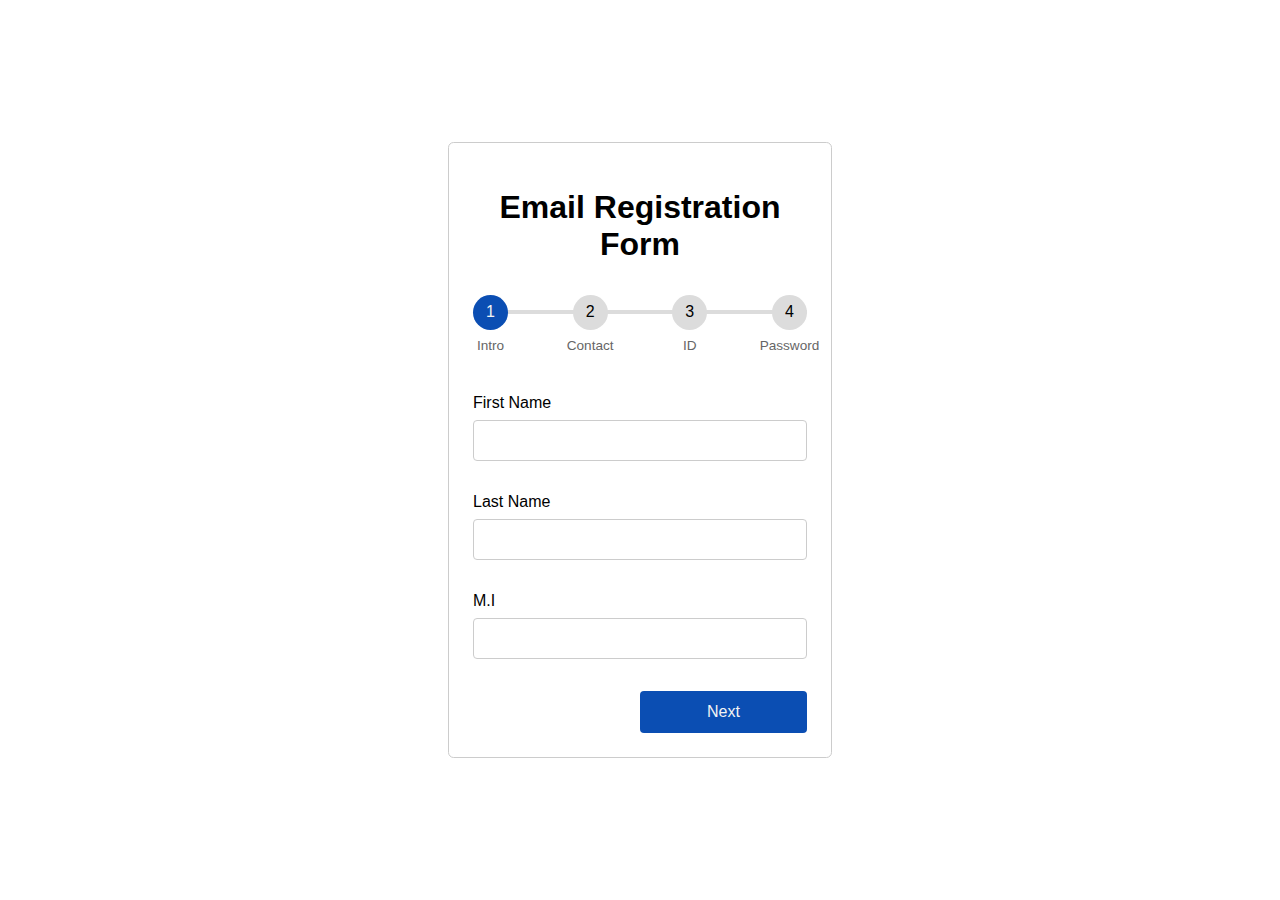
<file: index.html>
<!DOCTYPE html>
<html lang="en">
  <head>
    <meta charset="UTF-8" />
    <meta http-equiv="X-UA-Compatible" content="IE=edge" />
    <meta name="viewport" content="width=device-width, initial-scale=1.0" />
    <link rel="stylesheet" href="style.css" />
    <script src="script.js" defer></script>
    <title>Registraion Form</title>
  </head>
  <body>
    <form action="#" class="form">
      <h1 class="text-center">Email Registration Form</h1>
      <!-- Progress bar -->
      <div class="progressbar">
        <div class="progress" id="progress"></div>
        
        <div
          class="progress-step progress-step-active"
          data-title="Intro"
        ></div>
        <div class="progress-step" data-title="Contact"></div>
        <div class="progress-step" data-title="ID"></div>
        <div class="progress-step" data-title="Password"></div>
      </div>

      <!-- Steps -->
      <div class="form-step form-step-active">
        <div class="input-group">
          <label for="username">First Name</label>
          <input type="text" name="username" id="username" />
        </div>
        <div class="input-group">
            <label for="username">Last Name</label>
            <input type="text" name="username" id="username" />
          </div>
          <div class="input-group">
            <label for="username">M.I</label>
            <input type="text" name="username" id="username" />
          </div>
        
        <div class="">
          <a href="#" class="btn btn-next width-50 ml-auto">Next</a>
        </div>
      </div>
      <div class="form-step">
        <div class="input-group">
          <label for="phone">Phone</label>
          <input type="text" name="phone" id="phone" />
        </div>
        <div class="input-group">
          <label for="email">School Email</label>
          <input type="text" name="email" id="email" />
        </div>
        <div class="btns-group">
          <a href="#" class="btn btn-prev">Previous</a>
          <a href="#" class="btn btn-next">Next</a>
        </div>
      </div>
      <div class="form-step">
        <div class="input-group">
            <label for="position">Student Number</label>
            <input type="text" name="position" id="position" />
          </div>

        <div class="btns-group">
          <a href="#" class="btn btn-prev">Previous</a>
          <a href="#" class="btn btn-next">Next</a>
        </div>
      </div>
      <div class="form-step">
        <div class="input-group">
          <label for="password">Password</label>
          <input type="password" name="password" id="password" />
        </div>
        <div class="input-group">
          <label for="confirmPassword">Confirm Password</label>
          <input
            type="password"
            name="confirmPassword"
            id="confirmPassword"
          />
        </div>
        <div class="btns-group">
          <a href="#" class="btn btn-prev">Previous</a>
          <a href="tableschedule.html" class="btn btn-prev">Submit</a>
        </div>
      </div>
    </form>
  </body>
</html>
</file>
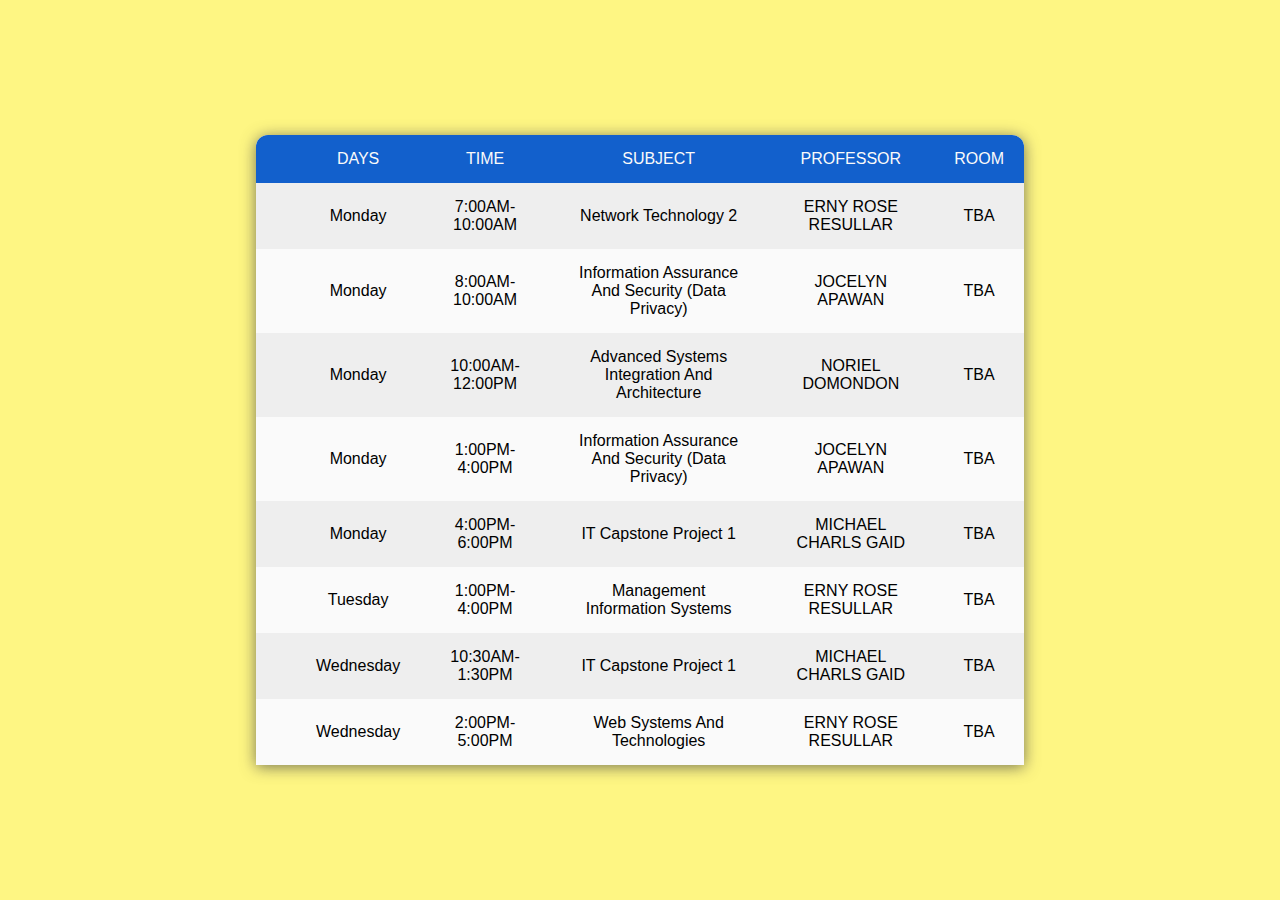
<file: tableschedule.html>
<!DOCTYPE html>
<html>
<head>
 <title>Schedule</title>
 <link rel="stylesheet" href="tstyle.css">
</head>

<body>
  <div class="filter">
 </div>
 <table >

 <tr>
 <th></th>
 <th>Days</th>
 <th>Time</th>
 <th>Subject</th>
 <th>Professor</th>
 <th>Room</th>
 </tr>


            <tr>
            <td></td>
            <td>Monday</td>
            <td>7:00AM-10:00AM</td>
            <td>Network Technology 2</td>
            <td>ERNY ROSE RESULLAR</td>
            <td>TBA</td>
            </tr>

            <tr>
            <td></td>
            <td>Monday</td>
            <td>8:00AM-10:00AM</td>
            <td>Information Assurance And Security (Data Privacy)</td>
            <td>JOCELYN APAWAN</td>
            <td>TBA</td>
            </tr>

            <tr>
            <td></td>
            <td>Monday</td>
            <td>10:00AM-12:00PM</td>
            <td>Advanced Systems Integration And Architecture</td>
            <td>NORIEL DOMONDON</td>
            <td>TBA</td>
            </tr>

            <tr>
            <td></td>
            <td>Monday</td>
            <td>1:00PM-4:00PM</td>
            <td>Information Assurance And Security (Data Privacy)</td>
            <td>JOCELYN APAWAN</td>
            <td>TBA</td>
            </tr>

            <tr>
            <td></td>
            <td>Monday</td>
            <td>4:00PM-6:00PM</td>
            <td>IT Capstone Project 1</td>
            <td>MICHAEL CHARLS GAID</td>
            <td>TBA</td>   
        
            <tr>
                <td></td>       
                <td>Tuesday</td>          
                <td>1:00PM-4:00PM</td>           
                <td>Management Information Systems</td>           
                <td>ERNY ROSE RESULLAR</td>           
                <td>TBA</td>     
              
            <tr>
                <td></td>           
                <td>Wednesday</td>            
                <td>10:30AM-1:30PM</td>          
                <td>IT Capstone Project 1</td>            
                <td>MICHAEL CHARLS GAID</td>            
                <td>TBA</td>                  
            <tr>
                <td></td>         
                <td>Wednesday</td>           
                <td>2:00PM-5:00PM</td>           
                <td>Web Systems And Technologies</td>           
                <td>ERNY ROSE RESULLAR</td>            
                <td>TBA</td>  
            </tr>
 

 </table>


 </body>

</html>
</file>
<file: style.css>
:root {
    --primary-color: rgb(11, 78, 179);
  }
  
  *,
  *::before,
  *::after {
    box-sizing: border-box;
  }
  
  body {
    font-family: Montserrat, "Segoe UI", Tahoma, Geneva, Verdana, sans-serif;
    margin: 0;
    display: grid;
    place-items: center;
    min-height: 100vh;
  }
  /* Global Stylings */
  label {
    display: block;
    margin-bottom: 0.5rem;
  }
  
  input {
    display: block;
    width: 100%;
    padding: 0.75rem;
    border: 1px solid #ccc;
    border-radius: 0.25rem;
  }
  
  .width-50 {
    width: 50%;
  }
  
  .ml-auto {
    margin-left: auto;
  }
  
  .text-center {
    text-align: center;
  }
  
  /* Progressbar */
  .progressbar {
    position: relative;
    display: flex;
    justify-content: space-between;
    counter-reset: step;
    margin: 2rem 0 4rem;
  }
  
  .progressbar::before,
  .progress {
    content: "";
    position: absolute;
    top: 50%;
    transform: translateY(-50%);
    height: 4px;
    width: 100%;
    background-color: #dcdcdc;
    z-index: -1;
  }
  
  .progress {
    background-color: var(--primary-color);
    width: 0%;
    transition: 0.3s;
  }
  
  .progress-step {
    width: 2.1875rem;
    height: 2.1875rem;
    background-color: #dcdcdc;
    border-radius: 50%;
    display: flex;
    justify-content: center;
    align-items: center;
  }
  
  .progress-step::before {
    counter-increment: step;
    content: counter(step);
  }
  
  .progress-step::after {
    content: attr(data-title);
    position: absolute;
    top: calc(100% + 0.5rem);
    font-size: 0.85rem;
    color: #666;
  }
  
  .progress-step-active {
    background-color: var(--primary-color);
    color: #f3f3f3;
  }
  
  /* Form */
  .form {
    width: clamp(320px, 30%, 430px);
    margin: 0 auto;
    border: 1px solid #ccc;
    border-radius: 0.35rem;
    padding: 1.5rem;
  }
  
  .form-step {
    display: none;
    transform-origin: top;
    animation: animate 0.5s;
  }
  
  .form-step-active {
    display: block;
  }
  
  .input-group {
    margin: 2rem 0;
  }
  
  @keyframes animate {
    from {
      transform: scale(1, 0);
      opacity: 0;
    }
    to {
      transform: scale(1, 1);
      opacity: 1;
    }
  }
  
  /* Button */
  .btns-group {
    display: grid;
    grid-template-columns: repeat(2, 1fr);
    gap: 1.5rem;
  }
  
  .btn {
    padding: 0.75rem;
    display: block;
    text-decoration: none;
    background-color: var(--primary-color);
    color: #f3f3f3;
    text-align: center;
    border-radius: 0.25rem;
    cursor: pointer;
    transition: 0.3s;
  }
  .btn:hover {
    box-shadow: 0 0 0 2px #fff, 0 0 0 3px var(--primary-color);
  }
</file>
<file: tstyle.css>
@import url('https://fonts.googleapis.com/css2?family=Quicksand:wght@500&display=swap');


*{
 margin:0;
 padding: 0;
 outline: 0;
}
.filter{
 position: absolute;
 left: 0;
 top: 0;
 bottom: 0;
 right: 0;
 z-index: 1;
 background: #fef24e;
filter: progid:DXImageTransform.Microsoft.gradient(startColorstr="#e94ca1",endColorstr="#c74ae9",GradientType=1);
opacity: .7;
}
table{
 position: absolute;
 z-index: 2;
 left: 50%;
 top: 50%;
 transform: translate(-50%,-50%);
 width: 60%; 
 border-collapse: collapse;
 border-spacing: 0;
 box-shadow: 0 2px 15px rgba(64,64,64,.7);
 border-radius: 12px 12px 0 0;
 overflow: hidden;

}
td , th{
 padding: 15px 20px;
 text-align: center;
 

}
th{
 background-color: #1260cc;
 color: #fafafa;
 font-family: 'Open Sans',Sans-serif;
 font-weight: 200;
 text-transform: uppercase;

}
tr{
 width: 100%;
 background-color: #fafafa;
 font-family: 'Montserrat', sans-serif;
}
tr:nth-child(even){
 background-color: #eeeeee;
}
</file>
